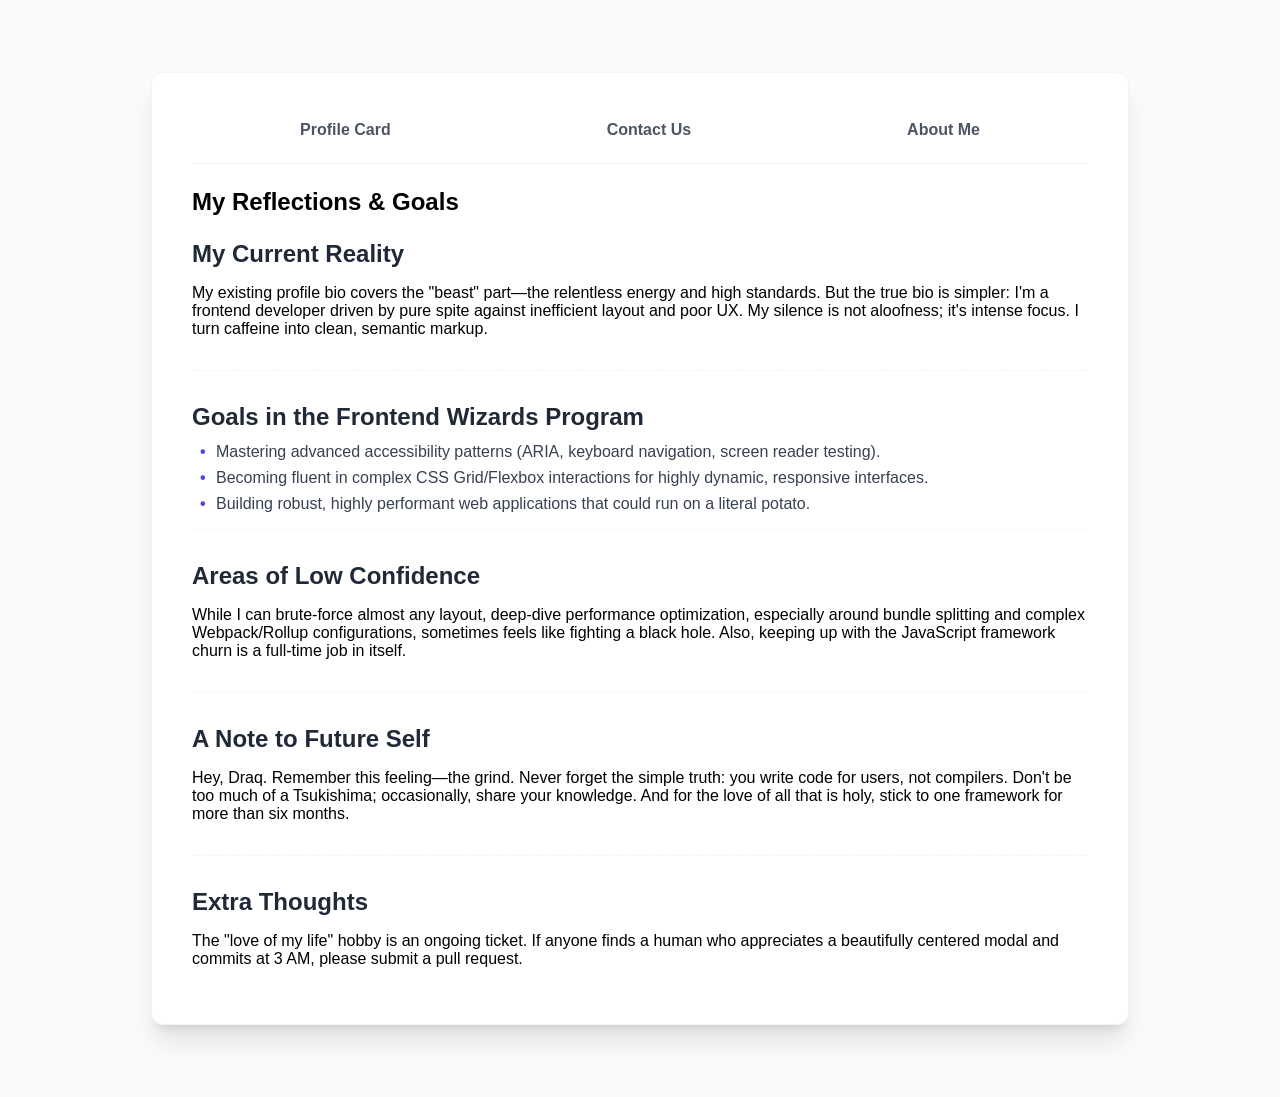
<file: about_me.html>
<!DOCTYPE html>
<html lang="en">

<head>
  <meta charset="UTF-8">
  <meta name="viewport" content="width=device-width, initial-scale=1.0">
  <title>About Me - Draq The Beast</title>
  <link rel="stylesheet" href="styles.css">
</head>

<body>

  <div class="app-container">

    <nav class="nav-bar" aria-label="Main Application Navigation">
      <a href="index.html" class="nav-link">Profile Card</a>
      <a href="contact_us.html" class="nav-link">Contact Us</a>
      <a href="about_me.html" class="nav-link active-page">About Me</a>
    </nav>

    <main data-testid="test-about-page" role="region" aria-labelledby="about-heading">
      <h2 id="about-heading" class="page-heading">My Reflections & Goals</h2>

      <section data-testid="test-about-bio" class="about-section">
        <h3 class="about-heading">My Current Reality</h3>
        <p>My existing profile bio covers the "beast" part—the relentless energy and high standards. But the true bio is
          simpler: I'm a frontend developer driven by pure spite against inefficient layout and poor UX. My silence is
          not aloofness; it's intense focus. I turn caffeine into clean, semantic markup.</p>
      </section>

      <section data-testid="test-about-goals" class="about-section">
        <h3 class="about-heading">Goals in the Frontend Wizards Program</h3>
        <ul class="info-list">
          <li class="list-item">Mastering advanced accessibility patterns (ARIA, keyboard navigation, screen reader
            testing).</li>
          <li class="list-item">Becoming fluent in complex CSS Grid/Flexbox interactions for highly dynamic, responsive
            interfaces.</li>
          <li class="list-item">Building robust, highly performant web applications that could run on a literal potato.
          </li>
        </ul>
      </section>

      <section data-testid="test-about-confidence" class="about-section">
        <h3 class="about-heading">Areas of Low Confidence</h3>
        <p>While I can brute-force almost any layout, deep-dive performance optimization, especially around bundle
          splitting and complex Webpack/Rollup configurations, sometimes feels like fighting a black hole. Also, keeping
          up with the JavaScript framework churn is a full-time job in itself.</p>
      </section>

      <section data-testid="test-about-future-note" class="about-section">
        <h3 class="about-heading">A Note to Future Self</h3>
        <p>Hey, Draq. Remember this feeling—the grind. Never forget the simple truth: you write code for users, not
          compilers. Don't be too much of a Tsukishima; occasionally, share your knowledge. And for the love of all that
          is holy, stick to one framework for more than six months.</p>
      </section>

      <section data-testid="test-about-extra" class="about-section">
        <h3 class="about-heading">Extra Thoughts</h3>
        <p>The "love of my life" hobby is an ongoing ticket. If anyone finds a human who appreciates a beautifully
          centered modal and commits at 3 AM, please submit a pull request.</p>
      </section>
    </main>
  </div>
</body>

</html>
</file>
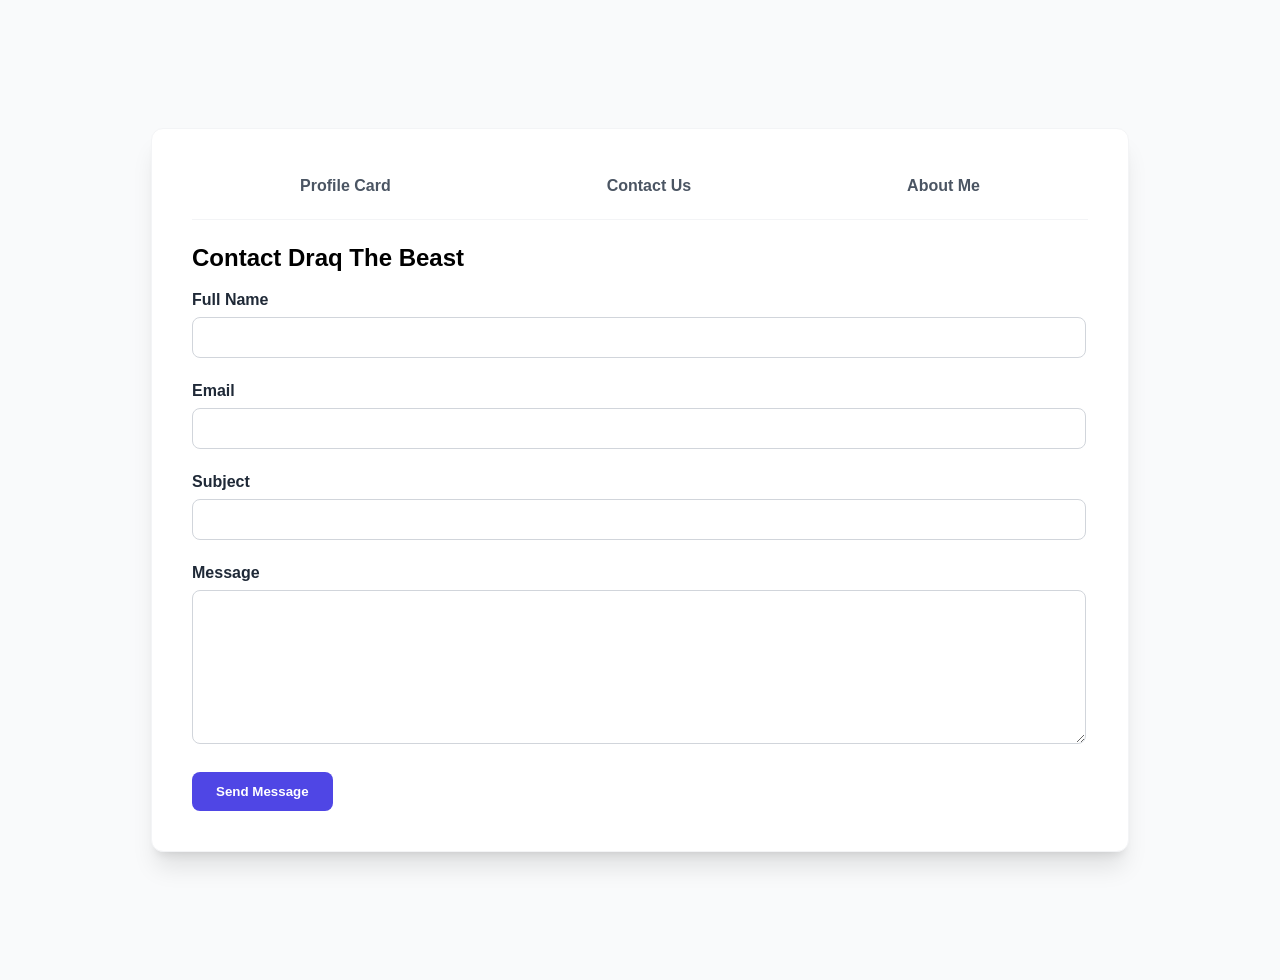
<file: contact_us.html>
<!DOCTYPE html>
<html lang="en">

<head>
  <meta charset="UTF-8">
  <meta name="viewport" content="width=device-width, initial-scale=1.0">
  <title>Contact Us - Draq The Beast</title>
  <link rel="stylesheet" href="styles.css">
</head>

<body>
  <div class="app-container">
    <nav class="nav-bar" aria-label="Main Application Navigation">
      <a href="index.html" class="nav-link">Profile Card</a>
      <!-- Active link for this page -->
      <a href="contact_us.html" class="nav-link active-page">Contact Us</a>
      <a href="about_me.html" class="nav-link">About Me</a>
    </nav>
    <main role="region" aria-labelledby="contact-heading">
      <h2 id="contact-heading" class="page-heading">Contact Draq The Beast</h2>
      <form id="contact-form" onsubmit="return validateForm(event)">

        <div class="form-group">
          <label for="fullName" class="form-label">Full Name</label>
          <input type="text" id="fullName" name="fullName" data-testid="test-contact-name" class="form-input" required
            aria-describedby="error-name">
          <div id="error-name" data-testid="test-contact-error-name" class="error-message">Full name is required.</div>
        </div>

        <div class="form-group">
          <label for="email" class="form-label">Email</label>
          <input type="email" id="email" name="email" data-testid="test-contact-email" class="form-input" required
            aria-describedby="error-email">
          <div id="error-email" data-testid="test-contact-error-email" class="error-message">A valid email is required
            (e.g., name@example.com).</div>
        </div>

        <div class="form-group">
          <label for="subject" class="form-label">Subject</label>
          <input type="text" id="subject" name="subject" data-testid="test-contact-subject" class="form-input" required
            aria-describedby="error-subject">
          <div id="error-subject" data-testid="test-contact-error-subject" class="error-message">Subject is required.
          </div>
        </div>

        <div class="form-group">
          <label for="message" class="form-label">Message</label>
          <textarea id="message" name="message" data-testid="test-contact-message" class="form-textarea" required
            aria-describedby="error-message-length"></textarea>
          <div id="error-message-length" data-testid="test-contact-error-message" class="error-message">Message must be
            at least 10 characters long.</div>
        </div>

        <button type="submit" data-testid="test-contact-submit" class="submit-button">
          Send Message
        </button>
      </form>

      <div id="contact-success" data-testid="test-contact-success" class="success-message" style="display: none;">
        Thank you, Draq has received your message. You may now be worthy.
      </div>
    </main>
  </div>

  <script type="text/javascript">
    const contactForm = document.getElementById('contact-form');
    const successMessage = document.getElementById('contact-success');

    function validateForm(event) {
      event.preventDefault();

      const nameInput = document.getElementById("fullName");
      const emailInput = document.getElementById("email");
      const subjectInput = document.getElementById("subject");
      const messageInput = document.getElementById("message");

      const nameError = document.getElementById("error-name");
      const emailError = document.getElementById("error-email");
      const subjectError = document.getElementById("error-subject");
      const messageError = document.getElementById("error-message-length");

      [nameError, emailError, subjectError, messageError].forEach(
        (el) => (el.style.display = "none")
      );
      successMessage.style.display = "none";

      let isValid = true;

      if (nameInput.value.trim() === "") {
        nameError.style.display = "block";
        isValid = false;
      }

      const emailRegex = /^[^\s@]+@[^\s@]+\.[^\s@]+$/;
      if (!emailRegex.test(emailInput.value.trim())) {
        emailError.style.display = "block";
        isValid = false;
      }

      if (subjectInput.value.trim() === "") {
        subjectError.style.display = "block";
        isValid = false;
      }

      if (messageInput.value.trim().length < 10) {
        messageError.style.display = "block";
        isValid = false;
      }

      if (isValid) {
        successMessage.style.display = "block";
        contactForm.reset();
      }
    }

    navLinks.forEach((link) => {
      link.addEventListener("click", (e) => {
        e.preventDefault();
        const pageId = link.dataset.page;
        showPage(pageId);
        window.location.hash = pageId;
      });
    });

    if (contactForm) {
      contactForm.addEventListener("submit", validateForm);
    }


  </script>
</body>

</html>
</file>
<file: styles.css>
:root {
  --primary: #4f46e5;
  --primary-light: #c7d2fe;
  --primary-dark-hover: #3730a3;
  --text-dark: #1f2937;
  --text-medium: #4b5563;
  --text-light: #374151;
  --bg-color: #f9fafb;
  --card-border: #f3f4f6;
  --time-bg: #eef2ff;
  --error-color: #ef4444;
  --success-color: #10b981;
}

body {
  font-family: 'Inter', sans-serif;
  background-color: var(--bg-color);
  display: flex;
  min-height: 100vh;
  align-items: center;
  justify-content: center;
  padding: 1rem;
}

@media (min-width: 640px) {
  body {
    padding: 2rem;
  }
}

a:focus,
button:focus,
input:focus,
textarea:focus {
  outline: 3px solid var(--primary-light);
  outline-offset: 2px;
  border-radius: 6px;
}

.app-container {
  background-color: white;
  box-shadow: 0 20px 25px -5px rgba(0, 0, 0, 0.1), 0 8px 10px -6px rgba(0, 0, 0, 0.1);
  border-radius: 0.75rem;
  padding: 1.5rem;
  width: 100%;
  max-width: 56rem;
  border: 1px solid var(--card-border);
  margin: 2rem 0;
}

.nav-bar {
  display: flex;
  justify-content: space-around;
  padding-bottom: 1rem;
  margin-bottom: 1.5rem;
  border-bottom: 1px solid var(--card-border);
}

.nav-link {
  padding: 0.5rem 1rem;
  font-weight: 600;
  color: var(--text-medium);
  text-decoration: none;
  border-radius: 0.375rem;
  transition: background-color 0.2s, color 0.2s;
  font-size: 12px;
}

.nav-link:hover {
  color: var(--primary);
  background-color: var(--time-bg);
}

.nav-link.active {
  color: white;
  background-color: var(--primary);
  box-shadow: 0 4px 6px -1px rgba(0, 0, 0, 0.1);
}

@media (min-width: 640px) {
  .app-container {
    padding: 2.5rem;
  }
  .nav-link{
    font-size: 16px;
  }
}


.form-group {
  margin-bottom: 1.5rem;
}

.form-label {
  display: block;
  font-weight: 600;
  color: var(--text-dark);
  margin-bottom: 0.5rem;
}

.form-input,
.form-textarea {
  width: calc(100% - 1.75rem);
  max-width: 100%;
  padding: 0.75rem;
  border: 1px solid #d1d5db;
  border-radius: 0.5rem;
  
  transition: border-color 0.2s;
}

.form-input:focus,
.form-textarea:focus {
  border-color: var(--primary);
  box-shadow: 0 0 0 3px rgba(79, 70, 229, 0.2);
  outline: none;
}

.form-textarea {
  min-height: 8rem;
  resize: vertical;
}

.submit-button {
  padding: 0.75rem 1.5rem;
  font-weight: 700;
  background-color: var(--primary);
  color: white;
  border-radius: 0.5rem;
  border: none;
  cursor: pointer;
  transition: background-color 0.2s;
}

.submit-button:hover {
  background-color: var(--primary-dark-hover);
}

.error-message {
  color: var(--error-color);
  font-size: 0.875rem;
  margin-top: 0.25rem;
  display: none;
  
}

.success-message {
  padding: 1rem;
  margin-top: 1.5rem;
  border: 2px solid var(--success-color);
  background-color: #d1fae5;
  
  color: var(--success-color);
  font-weight: 600;
  border-radius: 0.5rem;
  text-align: center;
}

.about-section {
  margin-bottom: 2rem;
  padding-bottom: 1rem;
  border-bottom: 1px dashed var(--card-border);
}

.about-section:last-of-type {
  border-bottom: none;
  margin-bottom: 0;
  padding-bottom: 0;
}

.about-heading {
  font-size: 1.5rem;
  font-weight: 700;
  color: var(--text-dark);
  margin-bottom: 0.75rem;
}

.divider {
  margin-top: 2rem;
  margin-bottom: 2rem;
  border-top: 1px solid #e5e7eb;
}

.main-content-layout {
  display: flex;
  flex-direction: column;
}

@media (min-width: 768px) {
  .main-content-layout {
    flex-direction: row;
    gap: 2.5rem;
  }
}

.avatar-figure {
  flex-shrink: 0;
  margin-bottom: 1.5rem;
  width: 8rem;
  height: 8rem;
  margin-left: auto;
  margin-right: auto;
}

@media (min-width: 768px) {
  .avatar-figure {
    width: 10rem;
    height: 10rem;
    margin-bottom: 0;
    margin-left: 0;
    margin-right: 0;
  }
}

.avatar-img {
  width: 100%;
  height: 100%;
  object-fit: cover;
  border-radius: 50%;
  border: 4px solid var(--primary-light);
  box-shadow: 0 4px 6px -1px rgba(0, 0, 0, 0.1);
}

.text-content {
  flex-grow: 1;
  text-align: center;
}

@media (min-width: 768px) {
  .text-content {
    text-align: left;
  }
}

.header-content {
  margin-bottom: 1rem;
}

.user-name {
  font-size: 1.25rem;
  font-weight: 800;
  color: #111827;
  line-height: 1.25;
  margin-bottom: 0.5rem;
}

@media (min-width: 768px) {
  .user-name {
    font-size: 2.25rem;
  }
}
.time-display {
  font-size: 0.875rem;
  font-family: monospace;
  color: var(--primary);
  background-color: var(--time-bg);
  display: inline-block;
  padding: 0.25rem 0.75rem;
  border-radius: 9999px;
  box-shadow: inset 0 1px 2px 0 rgba(0, 0, 0, 0.05);
}

.time-value {
  font-weight: 700;
}

.bio-paragraph {
  color: var(--text-medium);
  margin-top: 1rem;
  font-size: 1.125rem;
  line-height: 1.625;
}

.bio-paragraph .highlight {
  color: var(--primary);
  font-weight: 600;
}

.social-nav {
  margin-top: 1.5rem;
}

.connect-heading {
  font-size: 1.25rem;
  font-weight: 600;
  color: var(--text-dark);
  margin-bottom: 1rem;
}

.social-list {
  display: flex;
  flex-wrap: wrap;
  gap: 1rem;
  justify-content: center;
  list-style: none;
  padding: 0;
  margin: 0;
}

@media (min-width: 640px) {
  .social-list {
    gap: 1.5rem;
  }
}

@media (min-width: 768px) {
  .social-list {
    justify-content: flex-start;
  }
}

.social-link {
  color: var(--primary);
  transition: color 150ms ease-in-out;
  font-weight: 500;
  display: flex;
  align-items: center;
}

.social-link:hover {
  color: var(--primary-dark-hover);
}

.social-link svg {
  width: 1.25rem;
  height: 1.25rem;
  margin-right: 0.25rem;
}

.lists-container {
  display: flex;
  flex-direction: column;
  gap: 2rem;
}

@media (min-width: 640px) {
  .lists-container {
    flex-direction: row;
  }
}

.list-section {
  flex: 1;
}

.list-heading {
  font-size: 1.25rem;
  font-weight: 600;
  color: var(--text-dark);
  margin-bottom: 1rem;
}

.info-list {
  list-style: none;
  padding: 0;
  margin: 0;
  color: var(--text-light);
  display: flex;
  flex-direction: column;
  gap: 0.5rem;
}

.list-item {
  padding-left: 1.5rem;
  position: relative;
}

.list-item::before {
  content: "•";
  color: var(--primary);
  font-weight: bold;
  display: inline-block;
  width: 1em;
  margin-left: -1em;
}
</file>
